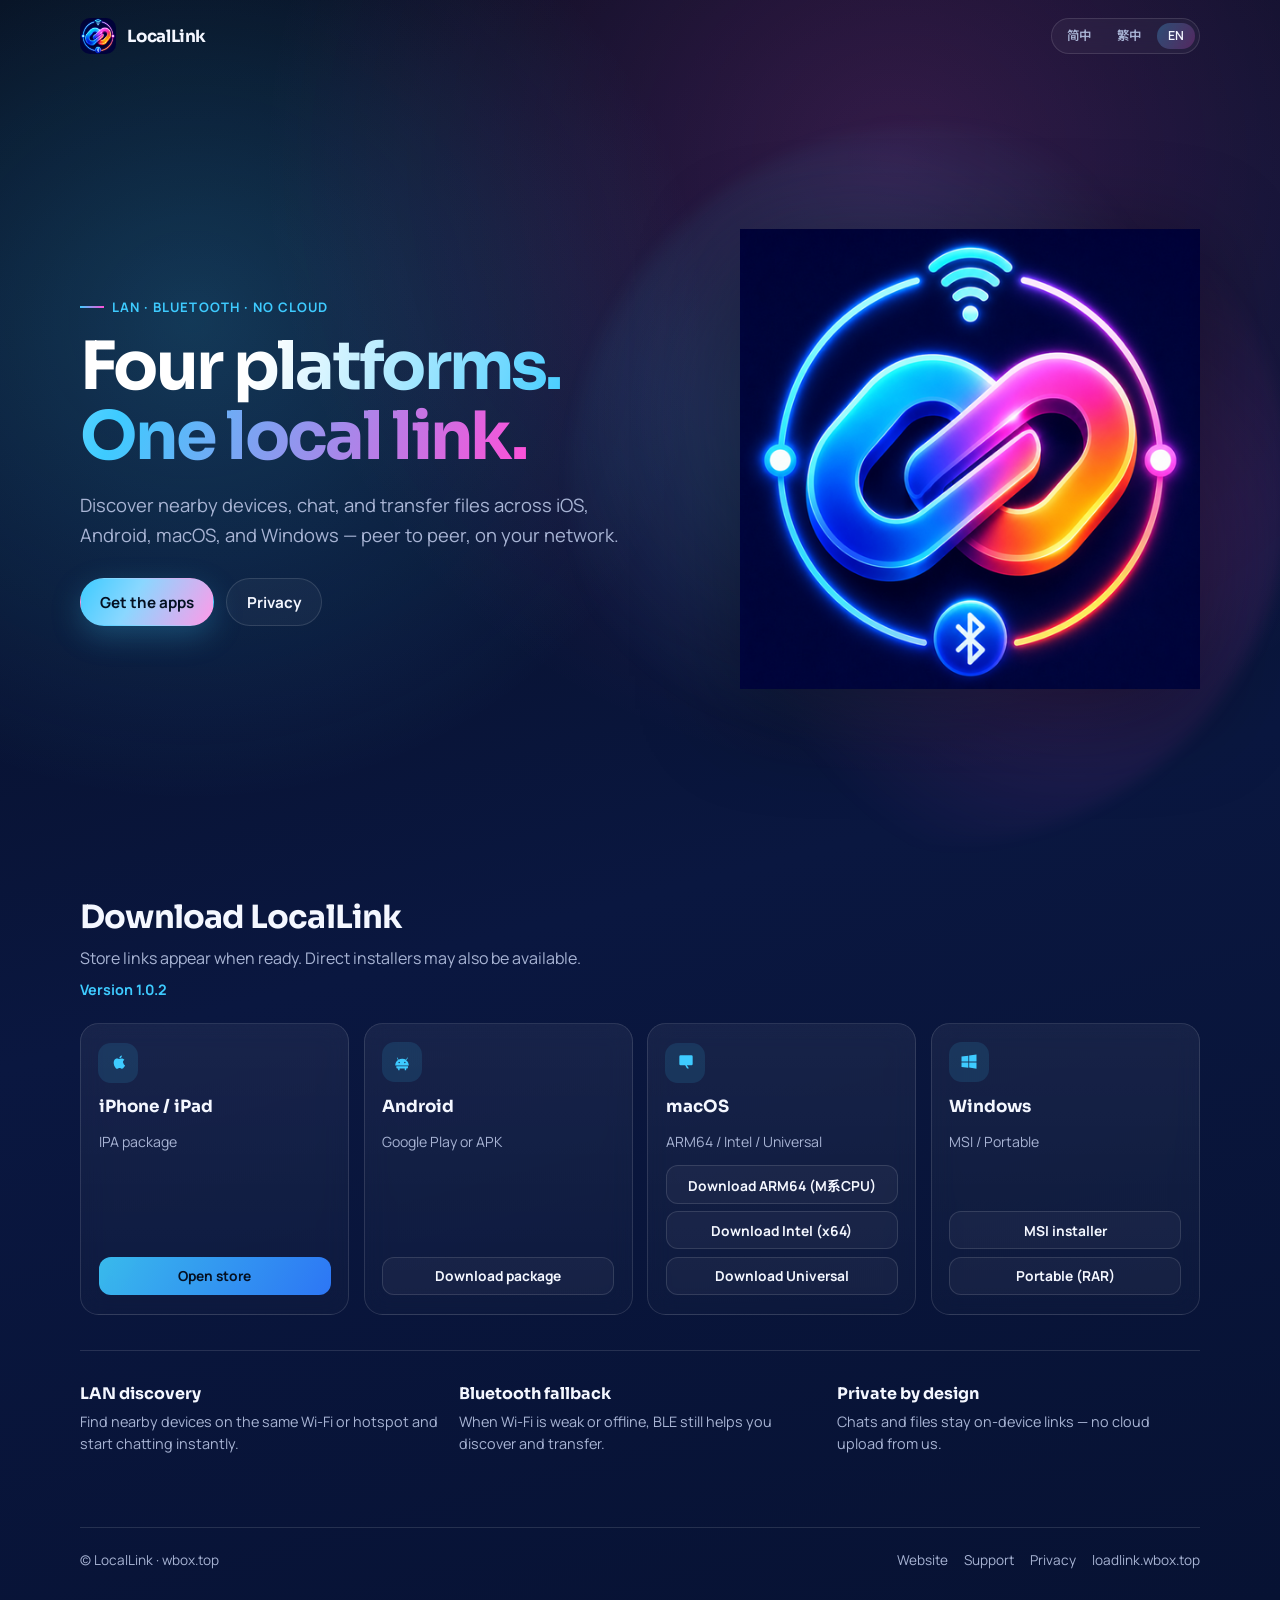
<file: index.html>
<!DOCTYPE html>
<html lang="zh-CN">
<head>
  <meta charset="UTF-8" />
  <meta name="viewport" content="width=device-width, initial-scale=1" />
  <meta name="description" content="LocalLink — local discovery, chat and file transfer across iOS, Android, macOS and Windows." />
  <title>LocalLink · 本地快连</title>
  <link rel="icon" href="./assets/logo.png" />
  <link rel="preconnect" href="https://fonts.googleapis.com" />
  <link rel="preconnect" href="https://fonts.gstatic.com" crossorigin />
  <link href="https://fonts.googleapis.com/css2?family=Manrope:wght@400;600;700&family=Noto+Sans+SC:wght@400;600;700&family=Noto+Sans+TC:wght@400;600;700&family=Sora:wght@600;700&display=swap" rel="stylesheet" />
  <link rel="stylesheet" href="./styles.css" />
</head>
<body>
  <div class="wrap">
    <header class="top">
      <a class="brand" href="./">
        <img src="./assets/logo.png" alt="" width="36" height="36" />
        <span>
          <span data-i18n="brand">LocalLink</span>
          <span data-i18n="brandSub" style="opacity:.7;font-weight:600;margin-left:.35rem"></span>
        </span>
      </a>
      <div class="lang" role="group" aria-label="Language">
        <button type="button" data-lang="zh-CN" aria-pressed="true">简中</button>
        <button type="button" data-lang="zh-Hant" aria-pressed="false">繁中</button>
        <button type="button" data-lang="en" aria-pressed="false">EN</button>
      </div>
    </header>

    <main>
      <section class="hero">
        <div class="hero-grid">
          <div>
            <div class="eyebrow" data-i18n="eyebrow">局域网 · 蓝牙 · 零上云</div>
            <h1><span data-i18n="heroTitle">四端互通，文件秒传</span></h1>
            <p class="lead" data-i18n="heroLead">
              在 iOS、Android、macOS、Windows 之间本地发现、聊天与传文件。数据留在你的设备，不经过我们的服务器。
            </p>
            <div class="cta-row">
              <a class="btn btn-primary" href="#download" data-i18n="ctaDownload">选择平台下载</a>
              <a class="btn btn-ghost" href="./privacy.html" data-i18n="ctaPrivacy">隐私政策</a>
            </div>
          </div>
          <div class="hero-visual" aria-hidden="true">
            <div class="orb"></div>
            <img class="logo" src="./assets/logo.png" alt="" />
          </div>
        </div>
      </section>

      <section class="section" id="download">
        <div class="section-head">
          <h2 data-i18n="platformsTitle">下载 LocalLink</h2>
          <p data-i18n="platformsLead">商店链接就绪后会自动显示；也可先使用安装包。</p>
          <p id="version" style="margin-top:.4rem;color:var(--cyan);font-weight:700;font-size:.9rem"></p>
        </div>
        <div class="platforms" id="platforms"></div>

        <div class="features">
          <article class="feature">
            <h3 data-i18n="feat1Title">局域网发现</h3>
            <p data-i18n="feat1Body">同一 Wi‑Fi / 热点下自动发现附近设备，一键开聊。</p>
          </article>
          <article class="feature">
            <h3 data-i18n="feat2Title">蓝牙补位</h3>
            <p data-i18n="feat2Body">无公网、弱 Wi‑Fi 时也能用 BLE 发现并传输。</p>
          </article>
          <article class="feature">
            <h3 data-i18n="feat3Title">隐私本地</h3>
            <p data-i18n="feat3Body">聊天与文件走设备间直连，不上云、不留档。</p>
          </article>
        </div>
      </section>
    </main>

    <footer class="footer">
      <div data-i18n="footerCopy">© LocalLink · wbox.top</div>
      <div style="display:flex;gap:1rem;flex-wrap:wrap">
        <a href="https://www.wbox.top" target="_blank" rel="noopener" data-i18n="footerOfficial">官网</a>
        <a href="./support.html" data-i18n="footerSupport">支持</a>
        <a href="./privacy.html" data-i18n="footerPrivacy">隐私政策</a>
        <a href="https://loadlink.wbox.top" target="_blank" rel="noopener">loadlink.wbox.top</a>
      </div>
    </footer>
  </div>
  <script src="./i18n.js"></script>
</body>
</html>
</file>
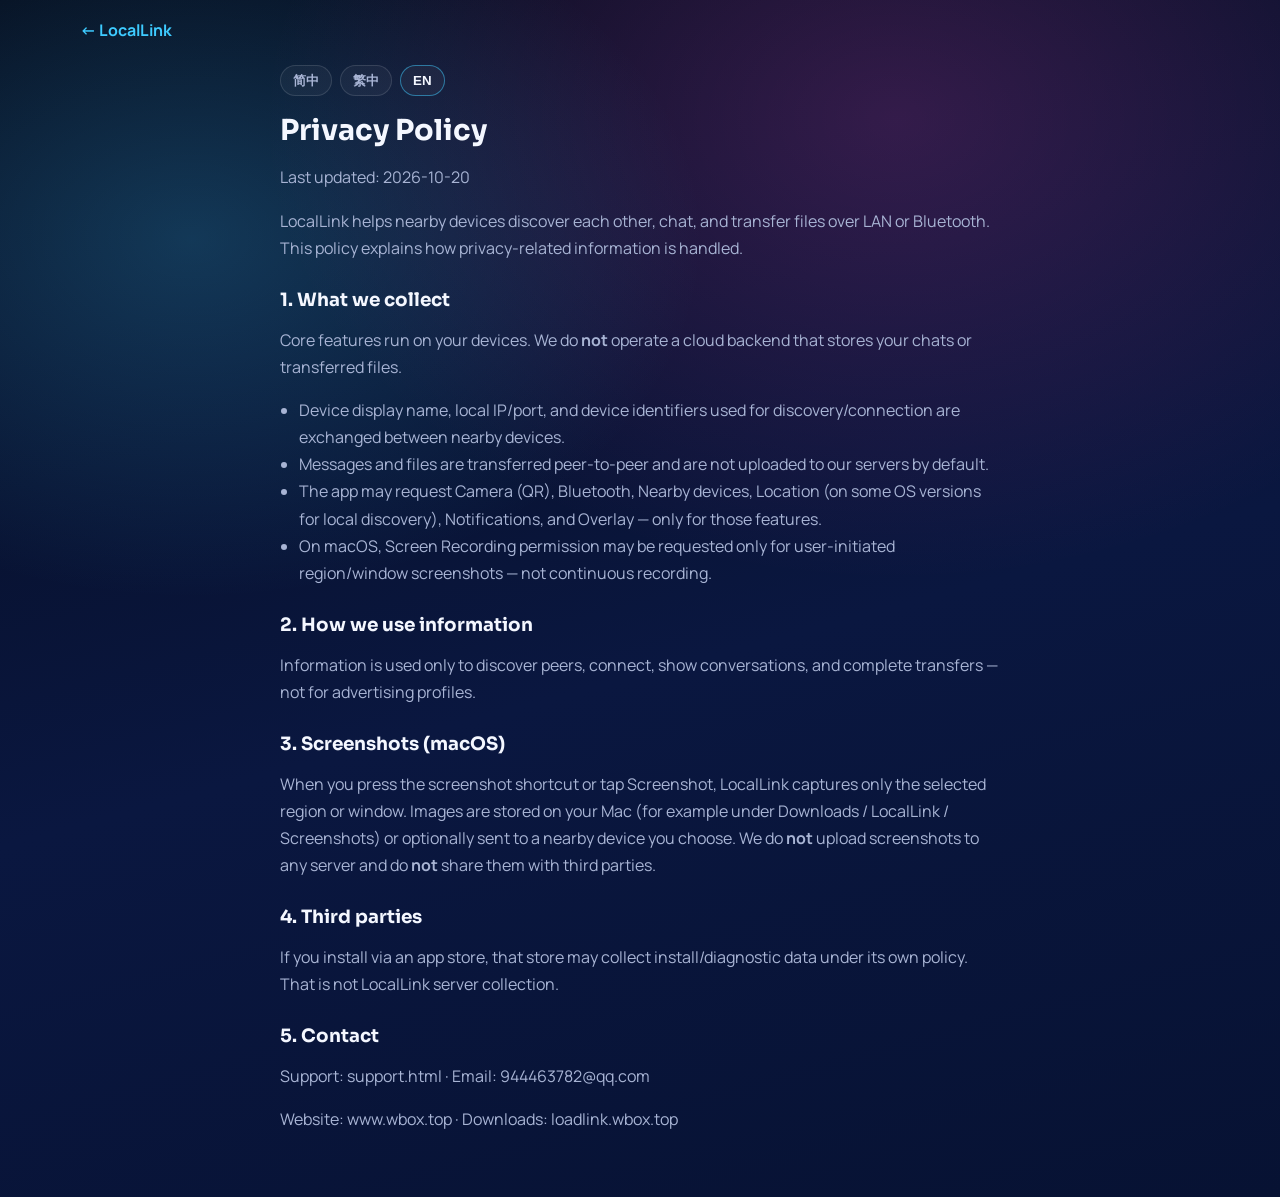
<file: privacy.html>
<!DOCTYPE html>
<html lang="zh-CN">
<head>
  <meta charset="UTF-8" />
  <meta name="viewport" content="width=device-width, initial-scale=1" />
  <title>Privacy · LocalLink</title>
  <link rel="icon" href="./assets/logo.png" />
  <link href="https://fonts.googleapis.com/css2?family=Manrope:wght@400;600;700&family=Noto+Sans+SC:wght@400;600;700&family=Noto+Sans+TC:wght@400;600;700&family=Sora:wght@600;700&display=swap" rel="stylesheet" />
  <link rel="stylesheet" href="./styles.css" />
  <style>
    .doc { max-width: 720px; margin: 0 auto; padding: 1.5rem 0 3rem; }
    .doc h1 { font-family: var(--font-display); font-size: 1.8rem; margin: 0 0 1rem; }
    .doc h2 { font-family: var(--font-display); font-size: 1.15rem; margin: 1.6rem 0 .6rem; }
    .doc p, .doc li { color: var(--muted); line-height: 1.7; }
    .doc ul { padding-left: 1.2rem; }
    .back { display:inline-block; margin: 1.2rem 0 0; color: var(--cyan); font-weight: 700; }
    .lang-inline { margin: 0 0 1rem; display:flex; gap:.5rem; flex-wrap:wrap; }
    .lang-inline button { appearance:none; border:1px solid var(--line); background:rgba(255,255,255,.04); color:var(--muted); border-radius:999px; padding:.35rem .75rem; cursor:pointer; font-weight:600; }
    .lang-inline button[aria-pressed="true"] { color:var(--ink); border-color: rgba(62,203,255,.5); }
    .pane { display:none; }
    .pane.active { display:block; }
  </style>
</head>
<body>
  <div class="wrap">
    <a class="back" href="./">← LocalLink</a>
    <div class="doc">
      <div class="lang-inline" role="group" aria-label="Language">
        <button type="button" data-pane="zh-CN" aria-pressed="true">简中</button>
        <button type="button" data-pane="zh-Hant" aria-pressed="false">繁中</button>
        <button type="button" data-pane="en" aria-pressed="false">EN</button>
      </div>

      <section class="pane active" id="zh-CN">
        <h1>隐私政策</h1>
        <p>更新日期：2026-10-20</p>
        <p>LocalLink（本地快连）是一款在同一局域网或蓝牙范围内进行设备发现、聊天与文件传输的应用。本政策说明我们如何处理与隐私相关的信息。</p>
        <h2>1. 我们收集什么</h2>
        <p>核心功能在设备本地完成。我们<strong>不会</strong>运营用于存储你聊天内容或传输文件的云端服务器。</p>
        <ul>
          <li>设备显示名称、本地 IP / 端口、设备标识（用于发现与连接）仅在附近设备间交换。</li>
          <li>聊天消息与文件通过设备间直连传输，默认不上传到我们的服务器。</li>
          <li>应用可能请求相机（扫码）、蓝牙、附近设备、定位（部分系统用于本地发现）、通知、悬浮窗等权限——仅用于对应功能。</li>
          <li>macOS 可能请求「屏幕录制」权限：仅用于你主动发起的区域/窗口截图，不会持续录制屏幕。</li>
        </ul>
        <h2>2. 数据用途</h2>
        <p>上述信息仅用于本机发现、建立连接、展示会话与完成传输，不用于广告画像。</p>
        <h2>3. 屏幕截图（macOS）</h2>
        <p>截图功能仅在你按下快捷键或点击截图时捕获当前屏幕的选定区域或窗口图像。截图保存在本机（例如「下载 / LocalLink / Screenshots」），或由你选择是否发送给附近设备。我们<strong>不会</strong>将截图上传到服务器，也<strong>不会</strong>与第三方共享。</p>
        <h2>4. 第三方</h2>
        <p>若你通过应用商店下载，商店可能按其政策收集安装与诊断信息；那不属于 LocalLink 服务器收集。</p>
        <h2>5. 联系我们</h2>
        <p>支持：<a href="./support.html">support.html</a> · 邮箱：<a href="mailto:944463782@qq.com">944463782@qq.com</a></p>
        <p>官网：<a href="https://www.wbox.top">www.wbox.top</a> · 下载页：<a href="https://loadlink.wbox.top">loadlink.wbox.top</a></p>
      </section>

      <section class="pane" id="zh-Hant">
        <h1>隱私政策</h1>
        <p>更新日期：2026-10-20</p>
        <p>LocalLink（本地快連）是一款在同一區域網路或藍牙範圍內進行裝置發現、聊天與檔案傳輸的應用。本政策說明我們如何處理與隱私相關的資訊。</p>
        <h2>1. 我們收集什麼</h2>
        <p>核心功能在裝置本機完成。我們<strong>不會</strong>營運用於儲存你聊天內容或傳輸檔案的雲端伺服器。</p>
        <ul>
          <li>裝置顯示名稱、本機 IP / 連接埠、裝置識別（用於發現與連線）僅在附近裝置間交換。</li>
          <li>聊天訊息與檔案透過裝置間直連傳輸，預設不上傳到我們的伺服器。</li>
          <li>應用可能請求相機（掃碼）、藍牙、附近裝置、定位（部分系統用於本機發現）、通知、懸浮窗等權限——僅用於對應功能。</li>
          <li>macOS 可能請求「螢幕錄製」權限：僅用於你主動發起的區域/視窗截圖，不會持續錄製螢幕。</li>
        </ul>
        <h2>2. 資料用途</h2>
        <p>上述資訊僅用於本機發現、建立連線、展示會話與完成傳輸，不用於廣告畫像。</p>
        <h2>3. 螢幕截圖（macOS）</h2>
        <p>截圖功能僅在你按下快捷鍵或點擊截圖時擷取選定區域或視窗影像。截圖保存在本機（例如「下載 / LocalLink / Screenshots」），或由你選擇是否傳送給附近裝置。我們<strong>不會</strong>將截圖上傳到伺服器，也<strong>不會</strong>與第三方分享。</p>
        <h2>4. 第三方</h2>
        <p>若你透過應用商店下載，商店可能依其政策收集安裝與診斷資訊；那不屬於 LocalLink 伺服器收集。</p>
        <h2>5. 聯絡我們</h2>
        <p>支援：<a href="./support.html">support.html</a> · 電子郵件：<a href="mailto:944463782@qq.com">944463782@qq.com</a></p>
        <p>官網：<a href="https://www.wbox.top">www.wbox.top</a> · 下載頁：<a href="https://loadlink.wbox.top">loadlink.wbox.top</a></p>
      </section>

      <section class="pane" id="en">
        <h1>Privacy Policy</h1>
        <p>Last updated: 2026-10-20</p>
        <p>LocalLink helps nearby devices discover each other, chat, and transfer files over LAN or Bluetooth. This policy explains how privacy-related information is handled.</p>
        <h2>1. What we collect</h2>
        <p>Core features run on your devices. We do <strong>not</strong> operate a cloud backend that stores your chats or transferred files.</p>
        <ul>
          <li>Device display name, local IP/port, and device identifiers used for discovery/connection are exchanged between nearby devices.</li>
          <li>Messages and files are transferred peer-to-peer and are not uploaded to our servers by default.</li>
          <li>The app may request Camera (QR), Bluetooth, Nearby devices, Location (on some OS versions for local discovery), Notifications, and Overlay — only for those features.</li>
          <li>On macOS, Screen Recording permission may be requested only for user-initiated region/window screenshots — not continuous recording.</li>
        </ul>
        <h2>2. How we use information</h2>
        <p>Information is used only to discover peers, connect, show conversations, and complete transfers — not for advertising profiles.</p>
        <h2>3. Screenshots (macOS)</h2>
        <p>When you press the screenshot shortcut or tap Screenshot, LocalLink captures only the selected region or window. Images are stored on your Mac (for example under Downloads / LocalLink / Screenshots) or optionally sent to a nearby device you choose. We do <strong>not</strong> upload screenshots to any server and do <strong>not</strong> share them with third parties.</p>
        <h2>4. Third parties</h2>
        <p>If you install via an app store, that store may collect install/diagnostic data under its own policy. That is not LocalLink server collection.</p>
        <h2>5. Contact</h2>
        <p>Support: <a href="./support.html">support.html</a> · Email: <a href="mailto:944463782@qq.com">944463782@qq.com</a></p>
        <p>Website: <a href="https://www.wbox.top">www.wbox.top</a> · Downloads: <a href="https://loadlink.wbox.top">loadlink.wbox.top</a></p>
      </section>
    </div>
  </div>
  <script>
    const buttons = document.querySelectorAll(".lang-inline button");
    const panes = document.querySelectorAll(".pane");
    function show(id) {
      panes.forEach((p) => p.classList.toggle("active", p.id === id));
      buttons.forEach((b) => b.setAttribute("aria-pressed", b.dataset.pane === id ? "true" : "false"));
      document.documentElement.lang = id === "en" ? "en" : id === "zh-Hant" ? "zh-Hant" : "zh-CN";
    }
    buttons.forEach((b) => b.addEventListener("click", () => show(b.dataset.pane)));
    const nav = (navigator.language || "").toLowerCase();
    if (nav.includes("tw") || nav.includes("hk") || nav.includes("hant")) show("zh-Hant");
    else if (nav.startsWith("zh")) show("zh-CN");
    else if (nav.startsWith("en")) show("en");
  </script>
</body>
</html>
</file>
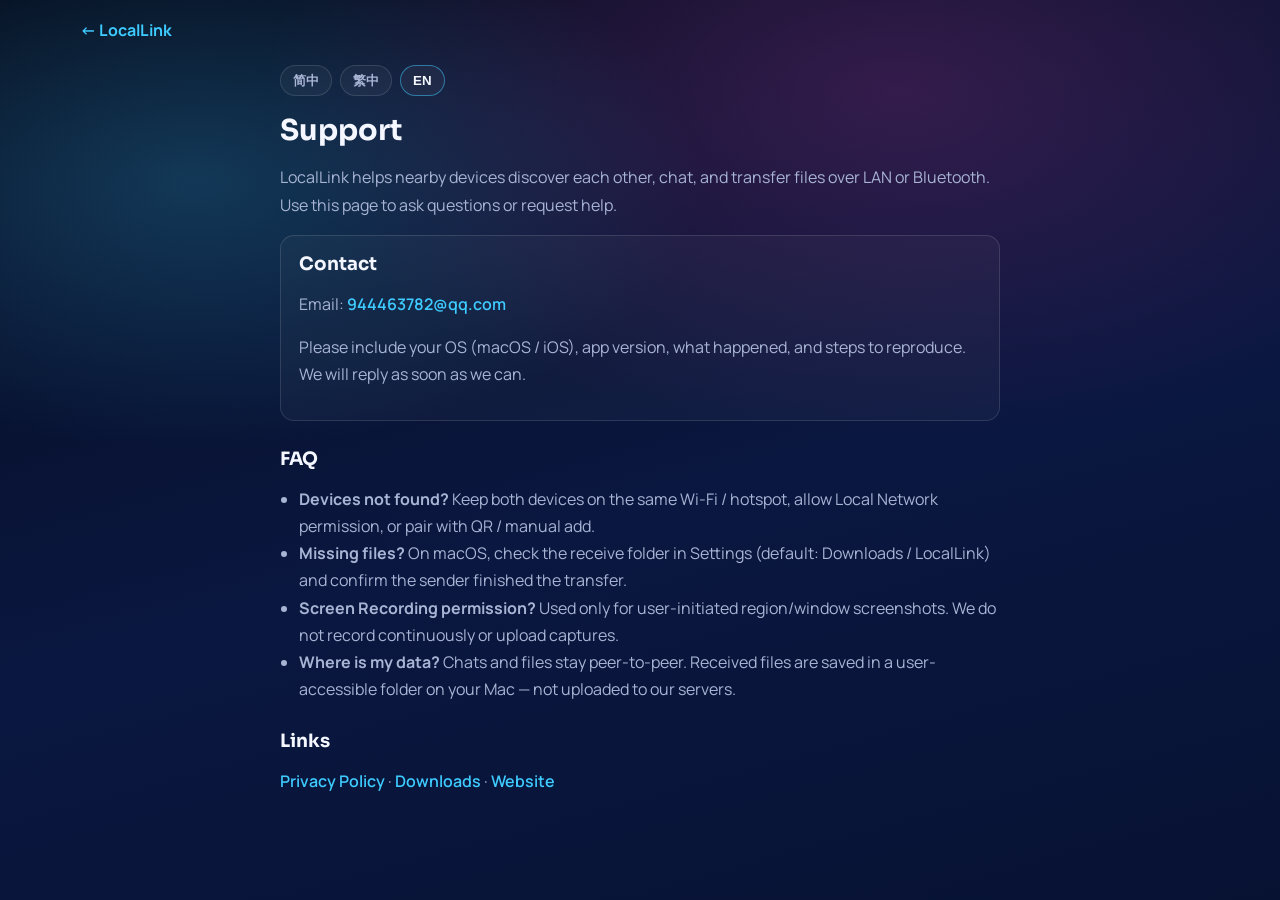
<file: support.html>
<!DOCTYPE html>
<html lang="zh-CN">
<head>
  <meta charset="UTF-8" />
  <meta name="viewport" content="width=device-width, initial-scale=1" />
  <meta name="description" content="LocalLink support — contact, FAQ, and help for nearby chat and file transfer." />
  <title>Support · LocalLink</title>
  <link rel="icon" href="./assets/logo.png" />
  <link href="https://fonts.googleapis.com/css2?family=Manrope:wght@400;600;700&family=Noto+Sans+SC:wght@400;600;700&family=Noto+Sans+TC:wght@400;600;700&family=Sora:wght@600;700&display=swap" rel="stylesheet" />
  <link rel="stylesheet" href="./styles.css" />
  <style>
    .doc { max-width: 720px; margin: 0 auto; padding: 1.5rem 0 3rem; }
    .doc h1 { font-family: var(--font-display); font-size: 1.8rem; margin: 0 0 1rem; }
    .doc h2 { font-family: var(--font-display); font-size: 1.15rem; margin: 1.6rem 0 .6rem; }
    .doc p, .doc li { color: var(--muted); line-height: 1.7; }
    .doc ul { padding-left: 1.2rem; }
    .doc a { color: var(--cyan); font-weight: 600; }
    .back { display:inline-block; margin: 1.2rem 0 0; color: var(--cyan); font-weight: 700; }
    .lang-inline { margin: 0 0 1rem; display:flex; gap:.5rem; flex-wrap:wrap; }
    .lang-inline button { appearance:none; border:1px solid var(--line); background:rgba(255,255,255,.04); color:var(--muted); border-radius:999px; padding:.35rem .75rem; cursor:pointer; font-weight:600; }
    .lang-inline button[aria-pressed="true"] { color:var(--ink); border-color: rgba(62,203,255,.5); }
    .pane { display:none; }
    .pane.active { display:block; }
    .card {
      margin: 1rem 0;
      padding: 1rem 1.1rem;
      border: 1px solid var(--line);
      border-radius: 14px;
      background: rgba(255,255,255,.03);
    }
  </style>
</head>
<body>
  <div class="wrap">
    <a class="back" href="./">← LocalLink</a>
    <div class="doc">
      <div class="lang-inline" role="group" aria-label="Language">
        <button type="button" data-pane="zh-CN" aria-pressed="true">简中</button>
        <button type="button" data-pane="zh-Hant" aria-pressed="false">繁中</button>
        <button type="button" data-pane="en" aria-pressed="false">EN</button>
      </div>

      <section class="pane active" id="zh-CN">
        <h1>支持与帮助</h1>
        <p>LocalLink（本地快连）用于同一局域网或蓝牙范围内的设备发现、聊天与文件传输。本页提供联系方式与常见问题，方便你提问或请求协助。</p>

        <div class="card">
          <h2 style="margin-top:0">联系我们</h2>
          <p>邮箱：<a href="mailto:944463782@qq.com">944463782@qq.com</a></p>
          <p>请说明：系统版本（如 macOS / iOS）、应用版本号、问题现象与复现步骤。我们会尽快回复。</p>
        </div>

        <h2>常见问题</h2>
        <ul>
          <li><strong>找不到附近设备？</strong>请确认两台设备在同一 Wi‑Fi / 热点，并已允许「本地网络」权限；也可使用二维码或手动添加。</li>
          <li><strong>收不到文件？</strong>在 macOS 设置中查看接收目录（默认在「下载 / LocalLink」），并确认对方已成功发送。</li>
          <li><strong>截图权限？</strong>macOS 截图功能需要「屏幕录制」权限，仅用于你主动截取区域/窗口，不会持续录制，也不会上传。</li>
          <li><strong>数据存在哪里？</strong>聊天与文件在设备间直连；接收的文件保存在你可访问的本机文件夹，不会上传到我们的服务器。</li>
        </ul>

        <h2>相关链接</h2>
        <p>
          <a href="./privacy.html">隐私政策</a> ·
          <a href="./">下载页</a> ·
          <a href="https://www.wbox.top" target="_blank" rel="noopener">官网</a>
        </p>
      </section>

      <section class="pane" id="zh-Hant">
        <h1>支援與說明</h1>
        <p>LocalLink（本地快連）用於同一區域網路或藍牙範圍內的裝置發現、聊天與檔案傳輸。本頁提供聯絡方式與常見問題，方便你提問或請求協助。</p>

        <div class="card">
          <h2 style="margin-top:0">聯絡我們</h2>
          <p>電子郵件：<a href="mailto:944463782@qq.com">944463782@qq.com</a></p>
          <p>請說明：系統版本（如 macOS / iOS）、應用版本號、問題現象與重現步驟。我們會盡快回覆。</p>
        </div>

        <h2>常見問題</h2>
        <ul>
          <li><strong>找不到附近裝置？</strong>請確認兩台裝置在同一 Wi‑Fi / 熱點，並已允許「本地網路」權限；也可使用 QR 碼或手動新增。</li>
          <li><strong>收不到檔案？</strong>在 macOS 設定中查看接收目錄（預設在「下載 / LocalLink」），並確認對方已成功傳送。</li>
          <li><strong>截圖權限？</strong>macOS 截圖功能需要「螢幕錄製」權限，僅用於你主動截取區域/視窗，不會持續錄製，也不會上傳。</li>
          <li><strong>資料存在哪裡？</strong>聊天與檔案在裝置間直連；接收的檔案保存在你可存取的本機資料夾，不會上傳到我們的伺服器。</li>
        </ul>

        <h2>相關連結</h2>
        <p>
          <a href="./privacy.html">隱私政策</a> ·
          <a href="./">下載頁</a> ·
          <a href="https://www.wbox.top" target="_blank" rel="noopener">官網</a>
        </p>
      </section>

      <section class="pane" id="en">
        <h1>Support</h1>
        <p>LocalLink helps nearby devices discover each other, chat, and transfer files over LAN or Bluetooth. Use this page to ask questions or request help.</p>

        <div class="card">
          <h2 style="margin-top:0">Contact</h2>
          <p>Email: <a href="mailto:944463782@qq.com">944463782@qq.com</a></p>
          <p>Please include your OS (macOS / iOS), app version, what happened, and steps to reproduce. We will reply as soon as we can.</p>
        </div>

        <h2>FAQ</h2>
        <ul>
          <li><strong>Devices not found?</strong> Keep both devices on the same Wi‑Fi / hotspot, allow Local Network permission, or pair with QR / manual add.</li>
          <li><strong>Missing files?</strong> On macOS, check the receive folder in Settings (default: Downloads / LocalLink) and confirm the sender finished the transfer.</li>
          <li><strong>Screen Recording permission?</strong> Used only for user-initiated region/window screenshots. We do not record continuously or upload captures.</li>
          <li><strong>Where is my data?</strong> Chats and files stay peer-to-peer. Received files are saved in a user-accessible folder on your Mac — not uploaded to our servers.</li>
        </ul>

        <h2>Links</h2>
        <p>
          <a href="./privacy.html">Privacy Policy</a> ·
          <a href="./">Downloads</a> ·
          <a href="https://www.wbox.top" target="_blank" rel="noopener">Website</a>
        </p>
      </section>
    </div>
  </div>
  <script>
    const buttons = document.querySelectorAll(".lang-inline button");
    const panes = document.querySelectorAll(".pane");
    function show(id) {
      panes.forEach((p) => p.classList.toggle("active", p.id === id));
      buttons.forEach((b) => b.setAttribute("aria-pressed", b.dataset.pane === id ? "true" : "false"));
      document.documentElement.lang = id === "en" ? "en" : id === "zh-Hant" ? "zh-Hant" : "zh-CN";
    }
    buttons.forEach((b) => b.addEventListener("click", () => show(b.dataset.pane)));
    const q = new URLSearchParams(location.search).get("lang");
    if (q === "en") show("en");
    else if (q === "zh-Hant" || q === "zh-TW") show("zh-Hant");
    else {
      const nav = (navigator.language || "").toLowerCase();
      if (nav.includes("tw") || nav.includes("hk") || nav.includes("hant")) show("zh-Hant");
      else if (nav.startsWith("en")) show("en");
    }
  </script>
</body>
</html>
</file>
<file: styles.css>
:root {
  --bg0: #050b1c;
  --bg1: #0a1740;
  --ink: #f4f7ff;
  --muted: #a8b4d4;
  --cyan: #3ecbff;
  --magenta: #ff4fd8;
  --blue: #2f7bff;
  --green: #1ecf7a;
  --line: rgba(255, 255, 255, 0.12);
  --glass: rgba(12, 24, 56, 0.55);
  --font-display: "Sora", "Noto Sans SC", "Noto Sans TC", system-ui, sans-serif;
  --font-body: "Manrope", "Noto Sans SC", "Noto Sans TC", system-ui, sans-serif;
}

*,
*::before,
*::after {
  box-sizing: border-box;
}

html {
  scroll-behavior: smooth;
}

body {
  margin: 0;
  min-height: 100vh;
  color: var(--ink);
  font-family: var(--font-body);
  background:
    radial-gradient(ellipse 90% 70% at 70% 10%, rgba(255, 79, 216, 0.18), transparent 55%),
    radial-gradient(ellipse 80% 60% at 15% 20%, rgba(62, 203, 255, 0.22), transparent 50%),
    linear-gradient(165deg, var(--bg0), var(--bg1) 55%, #071233);
  overflow-x: hidden;
}

a {
  color: inherit;
  text-decoration: none;
}

img {
  max-width: 100%;
  display: block;
}

.wrap {
  width: min(1120px, calc(100% - 2rem));
  margin-inline: auto;
}

/* —— Top bar —— */
.top {
  position: relative;
  z-index: 5;
  display: flex;
  align-items: center;
  justify-content: space-between;
  padding: 1.1rem 0 0.4rem;
}

.brand {
  display: inline-flex;
  align-items: center;
  gap: 0.7rem;
  font-family: var(--font-display);
  font-weight: 700;
  letter-spacing: -0.02em;
  font-size: 1.05rem;
}

.brand img {
  width: 36px;
  height: 36px;
  border-radius: 10px;
}

.lang {
  display: inline-flex;
  gap: 0.25rem;
  padding: 0.25rem;
  border: 1px solid var(--line);
  border-radius: 999px;
  background: rgba(255, 255, 255, 0.04);
  backdrop-filter: blur(10px);
}

.lang button {
  appearance: none;
  border: 0;
  background: transparent;
  color: var(--muted);
  font: 600 0.78rem/1 var(--font-body);
  padding: 0.45rem 0.7rem;
  border-radius: 999px;
  cursor: pointer;
}

.lang button[aria-pressed="true"] {
  color: var(--ink);
  background: linear-gradient(120deg, rgba(62, 203, 255, 0.28), rgba(255, 79, 216, 0.22));
}

/* —— Hero —— */
.hero {
  position: relative;
  min-height: min(92vh, 820px);
  display: grid;
  align-items: center;
  padding: 1.5rem 0 3rem;
}

.hero::before {
  content: "";
  position: absolute;
  inset: 8% -8% auto auto;
  width: min(62vw, 720px);
  aspect-ratio: 1;
  border-radius: 50%;
  background:
    radial-gradient(circle at 40% 40%, rgba(62, 203, 255, 0.25), transparent 55%),
    radial-gradient(circle at 70% 60%, rgba(255, 79, 216, 0.2), transparent 50%);
  filter: blur(8px);
  pointer-events: none;
  animation: drift 14s ease-in-out infinite alternate;
}

@keyframes drift {
  from { transform: translate3d(0, 0, 0) scale(1); }
  to { transform: translate3d(-3%, 4%, 0) scale(1.06); }
}

.hero-grid {
  position: relative;
  z-index: 1;
  display: grid;
  grid-template-columns: 1.05fr 0.95fr;
  gap: 2.5rem;
  align-items: center;
}

.eyebrow {
  display: inline-flex;
  align-items: center;
  gap: 0.5rem;
  color: var(--cyan);
  font-size: 0.82rem;
  font-weight: 700;
  letter-spacing: 0.08em;
  text-transform: uppercase;
  margin-bottom: 1rem;
}

.eyebrow::before {
  content: "";
  width: 1.5rem;
  height: 2px;
  background: linear-gradient(90deg, var(--cyan), var(--magenta));
}

.hero h1 {
  margin: 0;
  font-family: var(--font-display);
  font-weight: 700;
  font-size: clamp(2.4rem, 5.2vw, 4.2rem);
  line-height: 1.05;
  letter-spacing: -0.04em;
}

.hero h1 span {
  background: linear-gradient(110deg, #fff 20%, var(--cyan) 55%, var(--magenta));
  -webkit-background-clip: text;
  background-clip: text;
  color: transparent;
}

.lead {
  margin: 1.1rem 0 0;
  max-width: 34rem;
  color: var(--muted);
  font-size: clamp(1rem, 1.5vw, 1.15rem);
  line-height: 1.65;
}

.cta-row {
  display: flex;
  flex-wrap: wrap;
  gap: 0.75rem;
  margin-top: 1.75rem;
}

.btn {
  display: inline-flex;
  align-items: center;
  justify-content: center;
  gap: 0.55rem;
  min-height: 3rem;
  padding: 0.75rem 1.2rem;
  border-radius: 999px;
  border: 1px solid transparent;
  font-weight: 700;
  font-size: 0.95rem;
  transition: transform 0.2s ease, box-shadow 0.2s ease, background 0.2s ease;
}

.btn:hover {
  transform: translateY(-2px);
}

.btn-primary {
  color: #041022;
  background: linear-gradient(120deg, var(--cyan), #8ad7ff 40%, #ff9ae8);
  box-shadow: 0 10px 30px rgba(62, 203, 255, 0.25);
}

.btn-ghost {
  color: var(--ink);
  border-color: var(--line);
  background: rgba(255, 255, 255, 0.04);
}

.hero-visual {
  position: relative;
  justify-self: end;
  width: min(100%, 460px);
}

.hero-visual .orb {
  position: absolute;
  inset: 12%;
  border-radius: 50%;
  background: radial-gradient(circle, rgba(62, 203, 255, 0.35), transparent 65%);
  filter: blur(18px);
  animation: pulse 4.5s ease-in-out infinite;
}

@keyframes pulse {
  0%, 100% { opacity: 0.55; transform: scale(0.96); }
  50% { opacity: 1; transform: scale(1.05); }
}

.hero-visual img.logo {
  position: relative;
  width: 100%;
  filter: drop-shadow(0 20px 50px rgba(0, 0, 0, 0.45));
  animation: floaty 6s ease-in-out infinite;
}

@keyframes floaty {
  0%, 100% { transform: translateY(0); }
  50% { transform: translateY(-10px); }
}

/* —— Platforms —— */
.section {
  padding: 1rem 0 4.5rem;
}

.section-head {
  margin-bottom: 1.4rem;
}

.section-head h2 {
  margin: 0;
  font-family: var(--font-display);
  font-size: clamp(1.5rem, 3vw, 2rem);
  letter-spacing: -0.03em;
}

.section-head p {
  margin: 0.55rem 0 0;
  color: var(--muted);
  max-width: 40rem;
  line-height: 1.6;
}

.platforms {
  display: grid;
  grid-template-columns: repeat(4, 1fr);
  gap: 0.9rem;
}

.platform {
  display: flex;
  flex-direction: column;
  gap: 0.85rem;
  padding: 1.15rem 1.1rem 1.2rem;
  border: 1px solid var(--line);
  border-radius: 1.15rem;
  background: linear-gradient(180deg, rgba(255, 255, 255, 0.06), rgba(255, 255, 255, 0.02));
  backdrop-filter: blur(12px);
  min-height: 100%;
  transition: border-color 0.2s ease, transform 0.2s ease;
}

.platform:hover {
  border-color: rgba(62, 203, 255, 0.45);
  transform: translateY(-3px);
}

.platform-icon {
  width: 2.5rem;
  height: 2.5rem;
  display: grid;
  place-items: center;
  border-radius: 0.8rem;
  background: rgba(62, 203, 255, 0.12);
  color: var(--cyan);
}

.platform h3 {
  margin: 0;
  font-size: 1.05rem;
  font-family: var(--font-display);
}

.platform .desc {
  margin: 0;
  color: var(--muted);
  font-size: 0.88rem;
  line-height: 1.5;
  flex: 1;
}

.platform .actions {
  display: flex;
  flex-direction: column;
  gap: 0.45rem;
}

.platform .actions a,
.platform .actions span.soon {
  display: inline-flex;
  align-items: center;
  justify-content: center;
  min-height: 2.4rem;
  border-radius: 0.75rem;
  font-size: 0.86rem;
  font-weight: 700;
}

.platform .actions a.store {
  background: linear-gradient(120deg, rgba(62, 203, 255, 0.9), rgba(47, 123, 255, 0.95));
  color: #041022;
}

.platform .actions a.direct {
  border: 1px solid var(--line);
  background: rgba(255, 255, 255, 0.04);
}

.platform .actions span.soon {
  border: 1px dashed rgba(255, 255, 255, 0.18);
  color: var(--muted);
  font-weight: 600;
}

/* —— Features strip —— */
.features {
  display: grid;
  grid-template-columns: repeat(3, 1fr);
  gap: 1rem;
  margin-top: 2.2rem;
  padding-top: 2rem;
  border-top: 1px solid var(--line);
}

.feature h3 {
  margin: 0 0 0.4rem;
  font-size: 1rem;
  font-family: var(--font-display);
}

.feature p {
  margin: 0;
  color: var(--muted);
  font-size: 0.9rem;
  line-height: 1.55;
}

/* —— Footer —— */
.footer {
  border-top: 1px solid var(--line);
  padding: 1.4rem 0 2rem;
  color: var(--muted);
  font-size: 0.85rem;
  display: flex;
  flex-wrap: wrap;
  gap: 0.75rem 1.25rem;
  justify-content: space-between;
  align-items: center;
}

.footer a:hover {
  color: var(--cyan);
}

@media (max-width: 960px) {
  .hero-grid {
    grid-template-columns: 1fr;
    gap: 1.5rem;
  }

  .hero-visual {
    justify-self: center;
    width: min(72%, 320px);
    order: -1;
  }

  .platforms {
    grid-template-columns: repeat(2, 1fr);
  }

  .features {
    grid-template-columns: 1fr;
  }
}

@media (max-width: 560px) {
  .platforms {
    grid-template-columns: 1fr;
  }

  .hero {
    min-height: auto;
    padding-top: 0.5rem;
  }
}

@media (prefers-reduced-motion: reduce) {
  *,
  *::before,
  *::after {
    animation: none !important;
    transition: none !important;
  }
}
</file>
